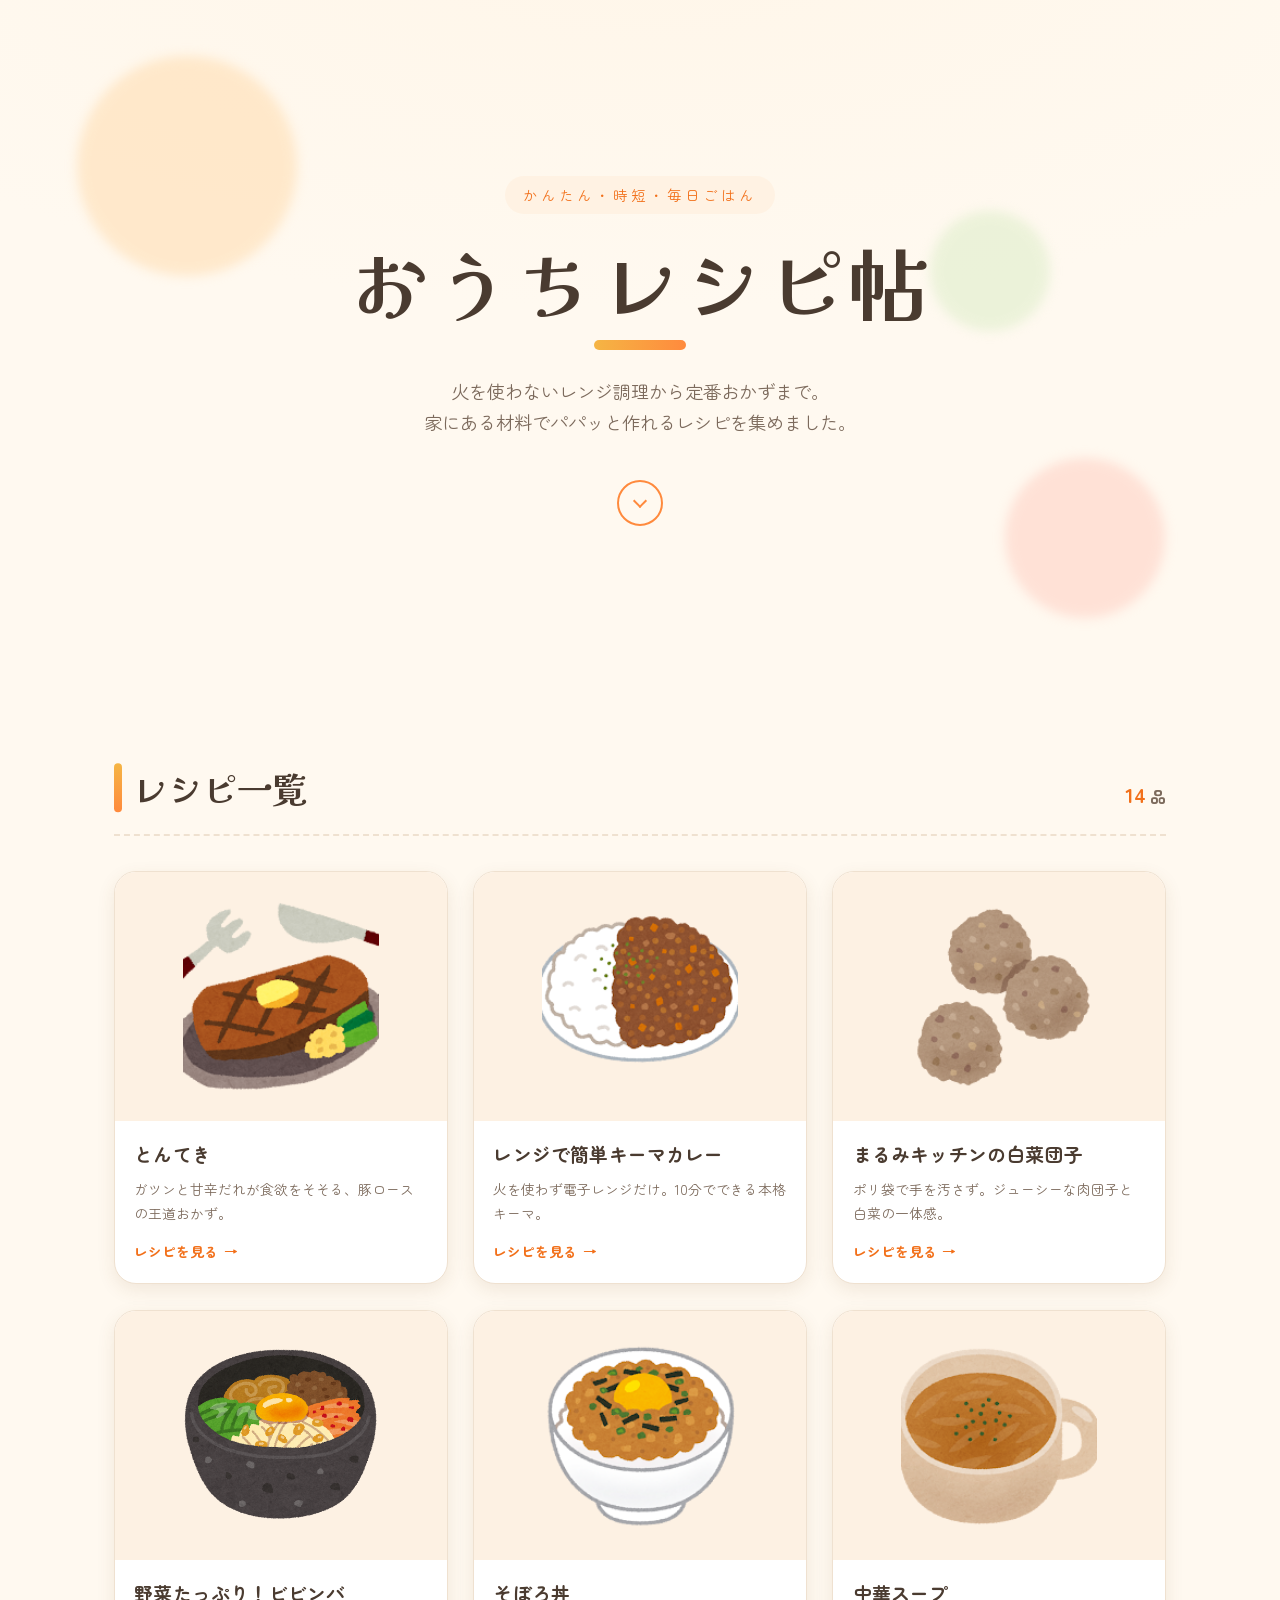
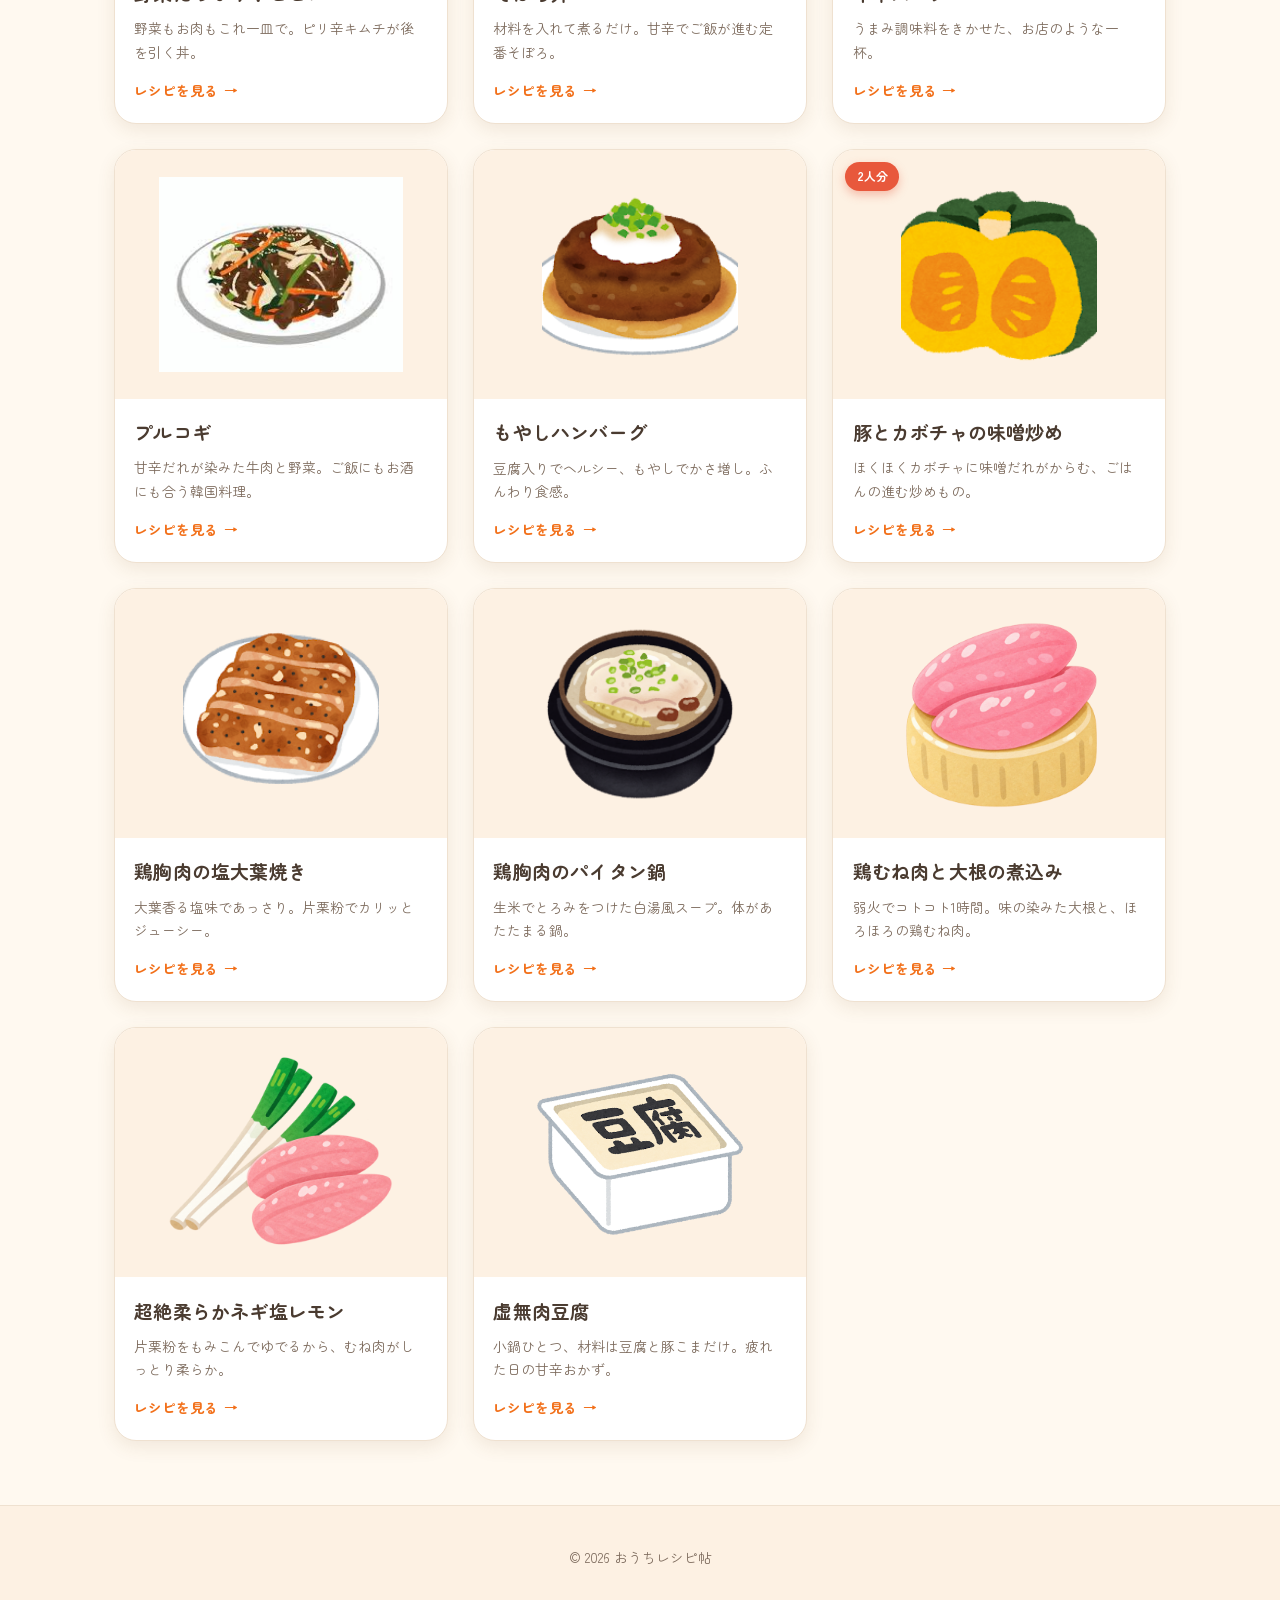
<file: index.html>
<!DOCTYPE html>
<html lang="ja">
<head>
  <meta charset="UTF-8" />
  <meta name="viewport" content="width=device-width, initial-scale=1.0" />
  <title>おうちレシピ帖 | 簡単・時短の家庭料理</title>
  <link rel="preconnect" href="https://fonts.googleapis.com" />
  <link rel="preconnect" href="https://fonts.gstatic.com" crossorigin />
  <link href="https://fonts.googleapis.com/css2?family=Zen+Maru+Gothic:wght@400;500;700&family=Kaisei+Decol:wght@700&display=swap" rel="stylesheet" />
  <link rel="stylesheet" href="css/style.css" />
</head>
<body>
  <header class="hero">
    <div class="hero__inner">
      <p class="hero__eyebrow">かんたん・時短・毎日ごはん</p>
      <h1 class="hero__title">おうちレシピ帖</h1>
      <p class="hero__lead">火を使わないレンジ調理から定番おかずまで。<br />家にある材料でパパッと作れるレシピを集めました。</p>
      <a href="#recipes" class="hero__scroll" aria-label="レシピ一覧へ">
        <span></span>
      </a>
    </div>
    <div class="hero__blob hero__blob--1"></div>
    <div class="hero__blob hero__blob--2"></div>
    <div class="hero__blob hero__blob--3"></div>
  </header>

  <main>
    <section id="recipes" class="recipes">
      <div class="section-head">
        <h2 class="section-head__title">レシピ一覧</h2>
        <p class="section-head__count"><span id="recipe-count">0</span> 品</p>
      </div>
      <ul class="card-grid" id="card-grid"></ul>
    </section>
  </main>

  <footer class="site-footer">
    <p>© <span id="year"></span> おうちレシピ帖</p>
  </footer>

  <script src="js/recipes.js"></script>
  <script src="js/main.js"></script>
</body>
</html>
</file>
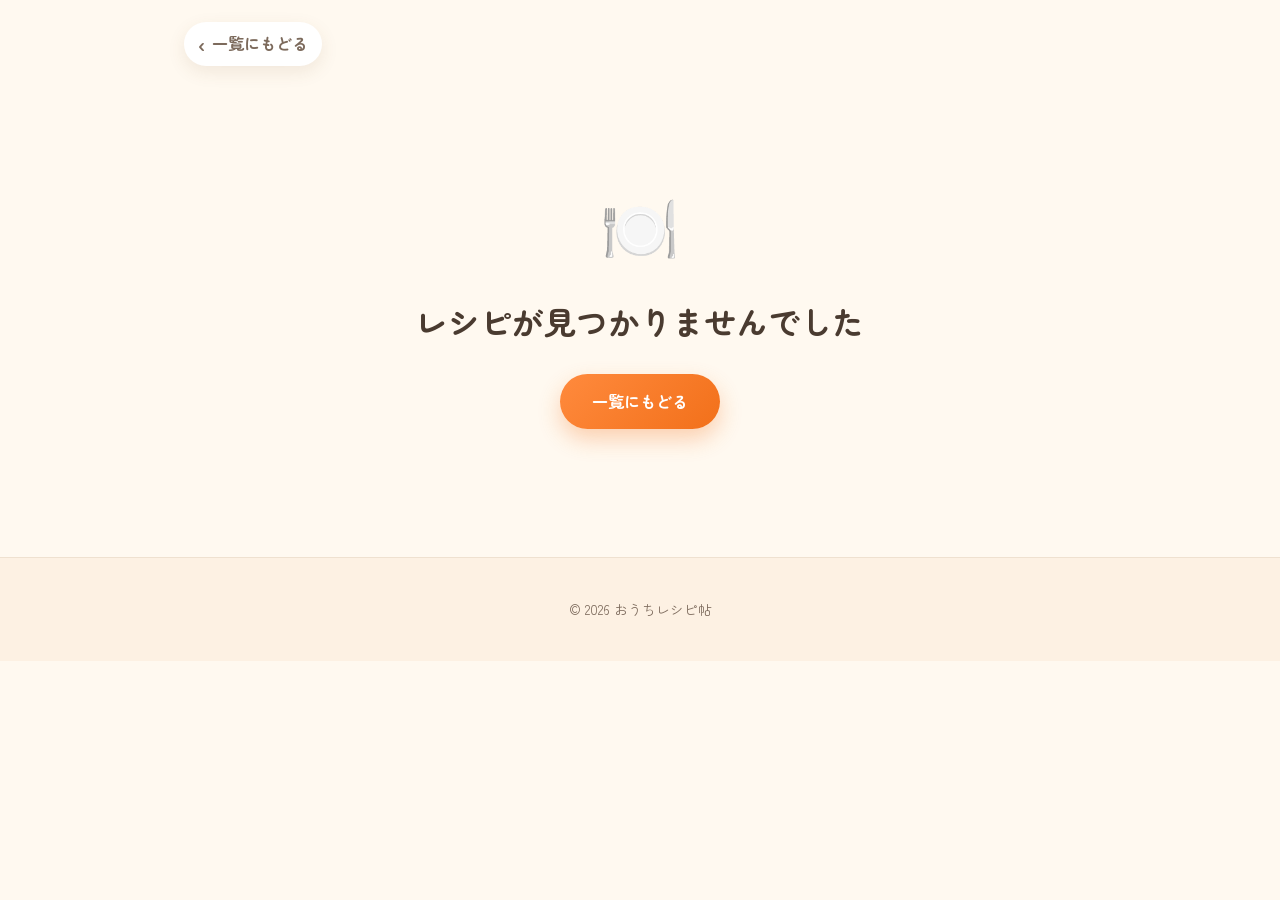
<file: recipe.html>
<!DOCTYPE html>
<html lang="ja">
<head>
  <meta charset="UTF-8" />
  <meta name="viewport" content="width=device-width, initial-scale=1.0" />
  <title>レシピ詳細 | おうちレシピ帖</title>
  <link rel="preconnect" href="https://fonts.googleapis.com" />
  <link rel="preconnect" href="https://fonts.gstatic.com" crossorigin />
  <link href="https://fonts.googleapis.com/css2?family=Zen+Maru+Gothic:wght@400;500;700&family=Kaisei+Decol:wght@700&display=swap" rel="stylesheet" />
  <link rel="stylesheet" href="css/style.css" />
</head>
<body class="detail-page">
  <header class="detail-topbar">
    <a href="index.html" class="back-link">
      <span class="back-link__arrow">‹</span> 一覧にもどる
    </a>
  </header>

  <main id="detail-root" class="detail">
    <!-- JSで描画 -->
  </main>

  <footer class="site-footer">
    <p>© <span id="year"></span> おうちレシピ帖</p>
  </footer>

  <script src="js/recipes.js"></script>
  <script src="js/detail.js"></script>
</body>
</html>
</file>
<file: css/style.css>
/* =========================================================
   おうちレシピ帖 — あたたかい家庭的デザイン
   ========================================================= */
:root {
  --cream: #fff9f0;
  --cream-2: #fdf1e3;
  --paper: #ffffff;
  --ink: #4a3b30;
  --ink-soft: #7c6a5c;
  --orange: #ff8a3d;
  --orange-deep: #f2701a;
  --tomato: #e8583c;
  --leaf: #7ca05a;
  --gold: #f5b544;
  --line: #efe1d0;
  --shadow: 0 14px 34px rgba(120, 80, 40, 0.14);
  --shadow-soft: 0 6px 18px rgba(120, 80, 40, 0.1);
  --radius: 22px;
  --radius-sm: 14px;
  --ease: cubic-bezier(0.22, 1, 0.36, 1);
}

* { margin: 0; padding: 0; box-sizing: border-box; }

html { scroll-behavior: smooth; }

body {
  font-family: "Zen Maru Gothic", system-ui, sans-serif;
  color: var(--ink);
  background: var(--cream);
  line-height: 1.7;
  -webkit-font-smoothing: antialiased;
  overflow-x: hidden;
}

img { display: block; max-width: 100%; }
a { color: inherit; text-decoration: none; }

/* ---------- Hero ---------- */
.hero {
  position: relative;
  min-height: 78vh;
  display: grid;
  place-items: center;
  text-align: center;
  padding: 5rem 1.5rem;
  background:
    radial-gradient(120% 90% at 50% -10%, #fff6e9 0%, var(--cream) 60%);
  overflow: hidden;
}
.hero__inner { position: relative; z-index: 2; max-width: 680px; }
.hero__eyebrow {
  display: inline-block;
  font-size: 0.9rem;
  letter-spacing: 0.28em;
  color: var(--orange-deep);
  background: #fff2e3;
  padding: 0.4rem 1.1rem;
  border-radius: 999px;
  margin-bottom: 1.4rem;
  opacity: 0;
  animation: fadeUp 0.8s var(--ease) 0.1s forwards;
}
.hero__title {
  font-family: "Kaisei Decol", serif;
  font-size: clamp(2.8rem, 8vw, 5rem);
  line-height: 1.1;
  color: var(--ink);
  letter-spacing: 0.04em;
  opacity: 0;
  animation: fadeUp 0.9s var(--ease) 0.25s forwards;
}
.hero__title::after {
  content: "";
  display: block;
  width: 92px; height: 10px;
  margin: 1rem auto 0;
  border-radius: 999px;
  background: linear-gradient(90deg, var(--gold), var(--orange));
  transform: scaleX(0);
  transform-origin: center;
  animation: growLine 0.8s var(--ease) 0.7s forwards;
}
.hero__lead {
  margin-top: 1.6rem;
  color: var(--ink-soft);
  font-size: clamp(1rem, 2.4vw, 1.15rem);
  opacity: 0;
  animation: fadeUp 0.9s var(--ease) 0.45s forwards;
}
.hero__scroll {
  display: inline-grid;
  place-items: center;
  width: 46px; height: 46px;
  margin-top: 2.6rem;
  border-radius: 50%;
  border: 2px solid var(--orange);
  opacity: 0;
  animation: fadeUp 0.9s var(--ease) 0.6s forwards;
}
.hero__scroll span {
  width: 10px; height: 10px;
  border-right: 2px solid var(--orange);
  border-bottom: 2px solid var(--orange);
  transform: translateY(-2px) rotate(45deg);
  animation: bounceDown 1.6s ease-in-out infinite;
}
/* ふわふわ浮かぶ背景ブロブ */
.hero__blob {
  position: absolute;
  border-radius: 50%;
  filter: blur(6px);
  opacity: 0.5;
  z-index: 1;
}
.hero__blob--1 { width: 220px; height: 220px; background: #ffd9a8; top: 8%; left: 6%; animation: float 9s ease-in-out infinite; }
.hero__blob--2 { width: 160px; height: 160px; background: #ffcabd; bottom: 12%; right: 9%; animation: float 11s ease-in-out infinite reverse; }
.hero__blob--3 { width: 120px; height: 120px; background: #d9ecc4; top: 30%; right: 18%; animation: float 8s ease-in-out infinite 1s; }

/* ---------- Section head ---------- */
.recipes { max-width: 1100px; margin: 0 auto; padding: 3.5rem 1.5rem 4rem; }
.section-head {
  display: flex;
  align-items: baseline;
  justify-content: space-between;
  gap: 1rem;
  margin-bottom: 2.2rem;
  padding-bottom: 1rem;
  border-bottom: 2px dashed var(--line);
}
.section-head__title {
  font-family: "Kaisei Decol", serif;
  font-size: clamp(1.6rem, 4vw, 2.2rem);
  position: relative;
  padding-left: 1.1rem;
}
.section-head__title::before {
  content: "";
  position: absolute; left: 0; top: 50%;
  transform: translateY(-50%);
  width: 8px; height: 1.4em;
  border-radius: 999px;
  background: linear-gradient(var(--gold), var(--orange));
}
.section-head__count { color: var(--ink-soft); font-weight: 700; white-space: nowrap; }
.section-head__count span { color: var(--orange-deep); font-size: 1.3em; }

/* ---------- Card grid ---------- */
.card-grid {
  list-style: none;
  display: grid;
  grid-template-columns: repeat(auto-fill, minmax(250px, 1fr));
  gap: 1.6rem;
}
.card {
  opacity: 0;
  transform: translateY(28px);
  transition: opacity 0.6s var(--ease), transform 0.6s var(--ease);
  transition-delay: calc(var(--i) * 0.04s);
}
.card.is-visible { opacity: 1; transform: translateY(0); }

.card__link {
  display: flex;
  flex-direction: column;
  height: 100%;
  background: var(--paper);
  border-radius: var(--radius);
  overflow: hidden;
  box-shadow: var(--shadow-soft);
  border: 1px solid var(--line);
  transition: transform 0.4s var(--ease), box-shadow 0.4s var(--ease);
}
.card__link:hover { transform: translateY(-8px); box-shadow: var(--shadow); }

.card__media { position: relative; aspect-ratio: 4 / 3; overflow: hidden; background: var(--cream-2); }
.card__img {
  width: 100%; height: 100%; object-fit: contain;
  padding: 8%;
  transition: transform 0.6s var(--ease);
}
.card__link:hover .card__img { transform: scale(1.08) rotate(-1deg); }
.card__badge {
  position: absolute; top: 12px; left: 12px;
  background: var(--tomato); color: #fff;
  font-size: 0.75rem; font-weight: 700;
  padding: 0.25rem 0.7rem; border-radius: 999px;
  box-shadow: 0 4px 10px rgba(232, 88, 60, 0.35);
}

.card__body { padding: 1.1rem 1.2rem 1.3rem; display: flex; flex-direction: column; gap: 0.5rem; flex: 1; }
.card__title { font-size: 1.18rem; font-weight: 700; letter-spacing: 0.01em; }
.card__catch { font-size: 0.86rem; color: var(--ink-soft); flex: 1; }
.card__cta {
  margin-top: 0.4rem;
  font-size: 0.85rem; font-weight: 700; color: var(--orange-deep);
  display: inline-flex; align-items: center; gap: 0.35rem;
}
.card__cta-arrow { transition: transform 0.3s var(--ease); }
.card__link:hover .card__cta-arrow { transform: translateX(6px); }

/* ---------- Footer ---------- */
.site-footer {
  text-align: center;
  padding: 2.5rem 1.5rem;
  color: var(--ink-soft);
  font-size: 0.85rem;
  background: var(--cream-2);
  border-top: 1px solid var(--line);
}

/* =========================================================
   詳細ページ
   ========================================================= */
.detail-page { background: var(--cream); }
.detail-topbar { max-width: 960px; margin: 0 auto; padding: 1.4rem 1.5rem 0; }
.back-link {
  display: inline-flex; align-items: center; gap: 0.35rem;
  font-weight: 700; color: var(--ink-soft);
  padding: 0.5rem 0.9rem; border-radius: 999px;
  background: var(--paper); box-shadow: var(--shadow-soft);
  transition: transform 0.3s var(--ease), color 0.3s var(--ease);
}
.back-link:hover { transform: translateX(-4px); color: var(--orange-deep); }
.back-link__arrow { font-size: 1.3em; line-height: 1; }

.detail { max-width: 960px; margin: 0 auto; padding: 1.5rem 1.5rem 3rem; }

.recipe { opacity: 0; transform: translateY(20px); transition: opacity 0.7s var(--ease), transform 0.7s var(--ease); }
.recipe.is-in { opacity: 1; transform: translateY(0); }

.recipe__hero {
  display: grid;
  grid-template-columns: 1.1fr 1fr;
  gap: 2rem;
  align-items: center;
  background: var(--paper);
  border: 1px solid var(--line);
  border-radius: var(--radius);
  padding: 1.6rem;
  box-shadow: var(--shadow-soft);
  margin-bottom: 2rem;
}
.recipe__hero-media {
  aspect-ratio: 4 / 3;
  border-radius: var(--radius-sm);
  overflow: hidden;
  background: var(--cream-2);
}
.recipe__hero-media img { width: 100%; height: 100%; object-fit: contain; padding: 6%; }
.recipe__servings {
  display: inline-block; margin-bottom: 0.6rem;
  background: #fff2e3; color: var(--orange-deep);
  font-size: 0.8rem; font-weight: 700;
  padding: 0.25rem 0.8rem; border-radius: 999px;
}
.recipe__title {
  font-family: "Kaisei Decol", serif;
  font-size: clamp(1.7rem, 5vw, 2.5rem);
  line-height: 1.25;
}
.recipe__catch { margin-top: 0.9rem; color: var(--ink-soft); }

.recipe__grid { display: grid; grid-template-columns: 0.9fr 1.1fr; gap: 1.6rem; }

.panel {
  background: var(--paper);
  border: 1px solid var(--line);
  border-radius: var(--radius);
  padding: 1.6rem 1.6rem 1.8rem;
  box-shadow: var(--shadow-soft);
  opacity: 0; transform: translateY(24px);
  transition: opacity 0.6s var(--ease), transform 0.6s var(--ease);
}
.panel.is-visible { opacity: 1; transform: translateY(0); }
.panel__title {
  font-size: 1.35rem;
  display: flex; align-items: center; gap: 0.5rem;
  margin-bottom: 1.2rem;
  padding-bottom: 0.7rem;
  border-bottom: 2px dashed var(--line);
}
.panel__icon { font-size: 1.4rem; }

/* 材料リスト */
.ing__group {
  font-size: 0.95rem; color: var(--orange-deep);
  margin: 1.1rem 0 0.4rem;
  font-weight: 700;
}
.ing__list { list-style: none; }
.ing__row {
  display: flex; align-items: baseline; gap: 0.4rem;
  padding: 0.5rem 0;
  border-bottom: 1px solid #f6ece0;
}
.ing__name { font-weight: 500; }
.ing__dots { flex: 1; border-bottom: 2px dotted #e2d3c0; transform: translateY(-3px); }
.ing__amount { color: var(--ink-soft); white-space: nowrap; font-weight: 700; }

/* 手順リスト */
.step__list { list-style: none; display: flex; flex-direction: column; gap: 1rem; }
.step {
  display: flex; gap: 0.9rem; align-items: flex-start;
  opacity: 0; transform: translateX(-14px);
  transition: opacity 0.5s var(--ease), transform 0.5s var(--ease);
  transition-delay: calc(var(--s) * 0.08s);
}
.panel.is-visible .step { opacity: 1; transform: translateX(0); }
.step__num {
  flex: none;
  width: 34px; height: 34px;
  display: grid; place-items: center;
  border-radius: 50%;
  background: linear-gradient(135deg, var(--orange), var(--orange-deep));
  color: #fff; font-weight: 700;
  box-shadow: 0 5px 12px rgba(242, 112, 26, 0.35);
}
.step__text { padding-top: 0.25rem; }

.recipe__foot { margin-top: 2.4rem; text-align: center; }
.btn {
  display: inline-block;
  padding: 0.85rem 2rem;
  border-radius: 999px;
  background: linear-gradient(135deg, var(--orange), var(--orange-deep));
  color: #fff; font-weight: 700;
  box-shadow: 0 10px 22px rgba(242, 112, 26, 0.3);
  transition: transform 0.3s var(--ease), box-shadow 0.3s var(--ease);
}
.btn:hover { transform: translateY(-3px); box-shadow: 0 14px 28px rgba(242, 112, 26, 0.4); }

.not-found { text-align: center; padding: 5rem 1rem; }
.not-found__emoji { font-size: 4rem; margin-bottom: 1rem; }
.not-found h1 { margin-bottom: 1.6rem; }

/* ---------- Animations ---------- */
@keyframes fadeUp { from { opacity: 0; transform: translateY(24px); } to { opacity: 1; transform: translateY(0); } }
@keyframes growLine { to { transform: scaleX(1); } }
@keyframes bounceDown { 0%, 100% { transform: translateY(-4px) rotate(45deg); } 50% { transform: translateY(2px) rotate(45deg); } }
@keyframes float { 0%, 100% { transform: translate(0, 0); } 50% { transform: translate(0, -22px); } }

/* ---------- Responsive ---------- */
@media (max-width: 760px) {
  .recipe__hero { grid-template-columns: 1fr; }
  .recipe__grid { grid-template-columns: 1fr; }
}
@media (prefers-reduced-motion: reduce) {
  *, *::before, *::after { animation: none !important; transition: none !important; }
  .card, .panel, .recipe, .step { opacity: 1 !important; transform: none !important; }
}
</file>
